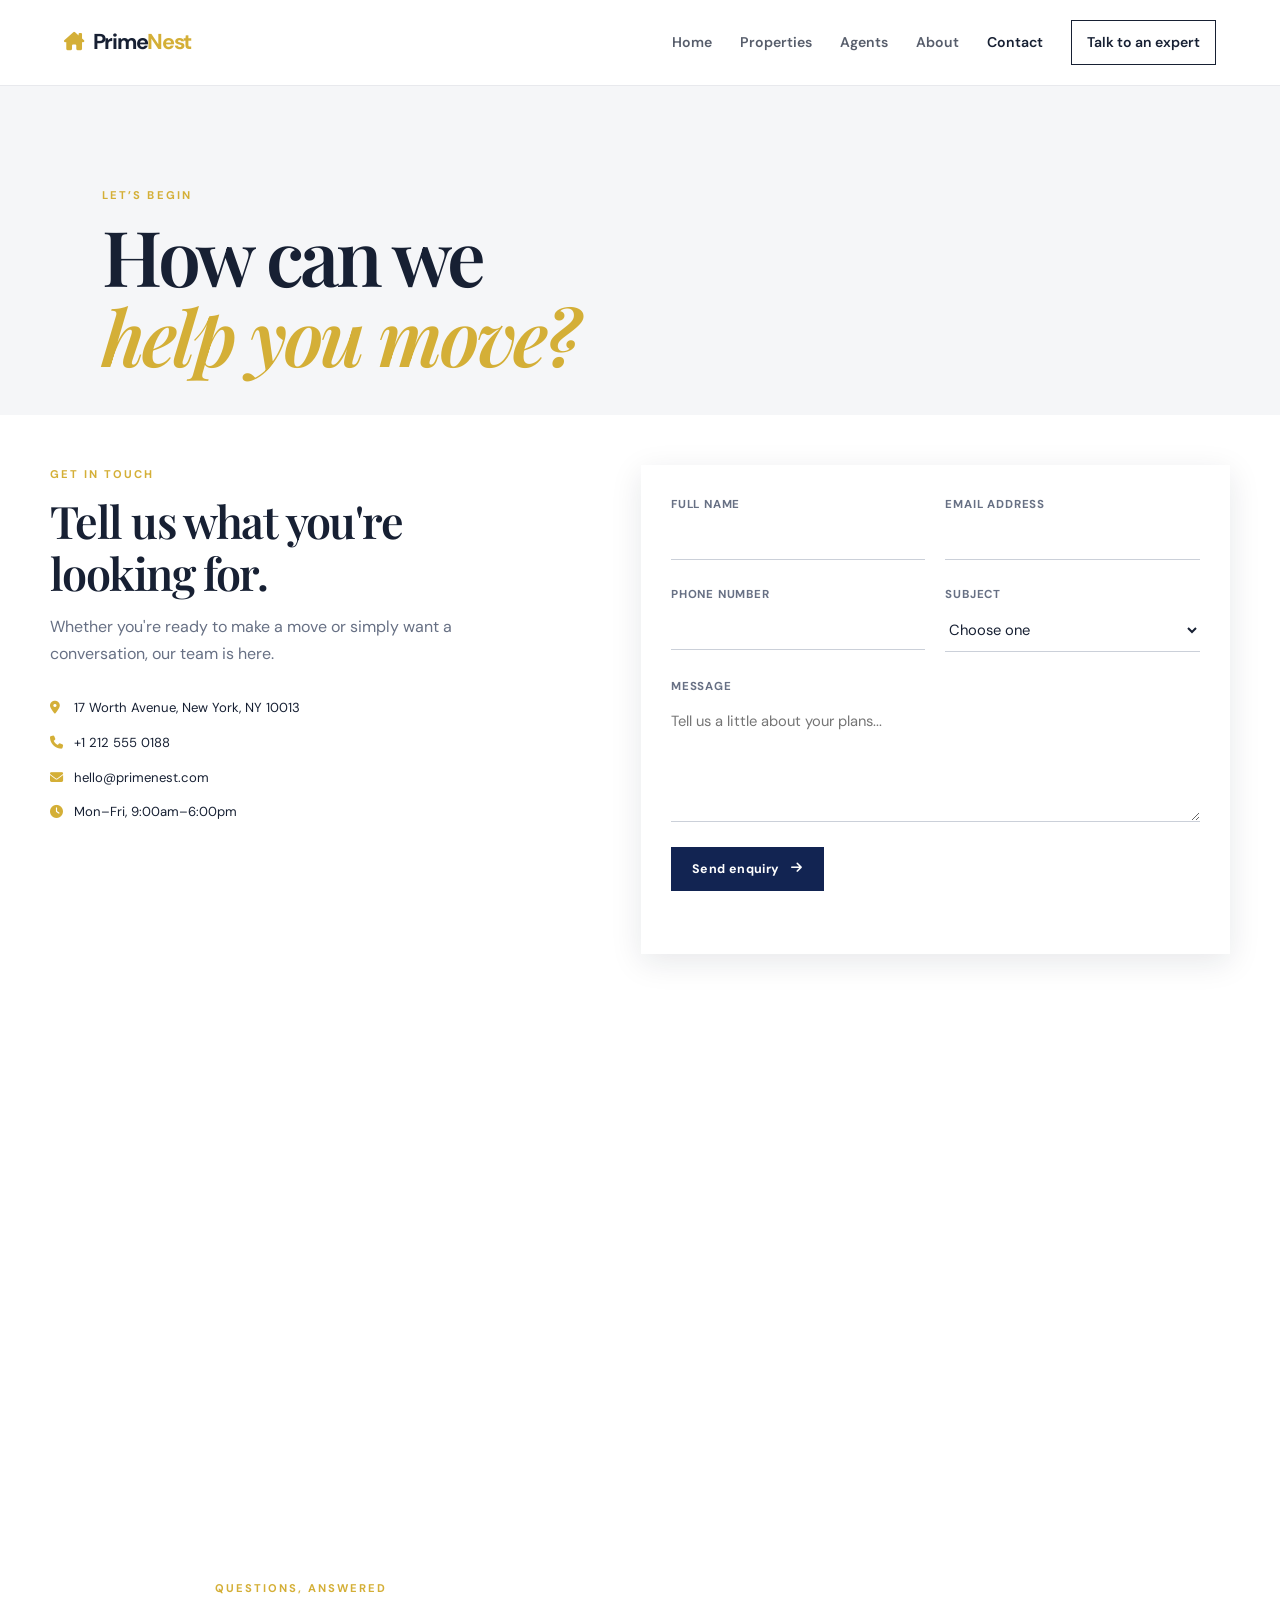
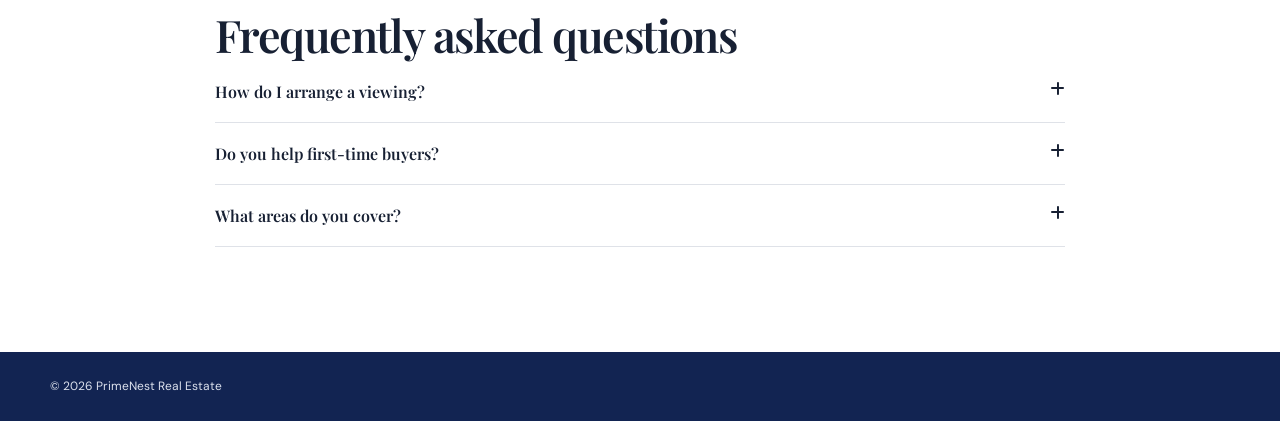
<file: contact.html>
<!doctype html>
<html lang="en">
  <head>
    <meta charset="utf-8" />
    <meta name="viewport" content="width=device-width,initial-scale=1" />
    <title>Contact | PrimeNest</title>
    <link rel="preconnect" href="https://fonts.googleapis.com" />
    <link rel="preconnect" href="https://fonts.gstatic.com" crossorigin />
    <link
      href="https://fonts.googleapis.com/css2?family=DM+Sans:wght@400;500;600;700&family=Playfair+Display:wght@600;700&display=swap"
      rel="stylesheet"
    />
    <link
      rel="stylesheet"
      href="https://cdnjs.cloudflare.com/ajax/libs/font-awesome/6.7.2/css/all.min.css"
    />
    <link rel="stylesheet" href="css/style.css" />
  </head>
  <body>
    <header class="site-header inner">
      <a class="brand" href="index.html"
        ><i class="fa-solid fa-house-chimney"></i
        ><span>Prime<span>Nest</span></span></a
      ><button class="nav-toggle"><i class="fa-solid fa-bars"></i></button>
      <nav>
        <a href="index.html">Home</a><a href="properties.html">Properties</a
        ><a href="agents.html">Agents</a><a href="about.html">About</a
        ><a class="active" href="contact.html">Contact</a
        ><a class="nav-cta" href="contact.html">Talk to an expert</a>
      </nav>
    </header>
    <main>
      <section class="page-hero compact">
        <p class="eyebrow">Let’s begin</p>
        <h1>How can we<br /><em>help you move?</em></h1>
      </section>
      <section class="container contact-grid">
        <div>
          <p class="eyebrow">Get in touch</p>
          <h2>Tell us what you're looking for.</h2>
          <p>
            Whether you're ready to make a move or simply want a conversation,
            our team is here.
          </p>
          <div class="contact-list">
            <p>
              <i class="fa-solid fa-location-dot"></i> 17 Worth Avenue, New
              York, NY 10013
            </p>
            <p><i class="fa-solid fa-phone"></i> +1 212 555 0188</p>
            <p><i class="fa-solid fa-envelope"></i> hello@primenest.com</p>
            <p><i class="fa-solid fa-clock"></i> Mon–Fri, 9:00am–6:00pm</p>
          </div>
        </div>
        <form id="contactForm" class="contact-form" novalidate>
          <div class="two-col">
            <label>Full name<input name="name" required /></label
            ><label
              >Email address<input type="email" name="email" required
            /></label>
          </div>
          <div class="two-col">
            <label>Phone number<input name="phone" required /></label
            ><label
              >Subject<select name="subject" required>
                <option value="">Choose one</option>
                <option>Buying a property</option>
                <option>Selling a property</option>
                <option>General enquiry</option>
              </select></label
            >
          </div>
          <label
            >Message<textarea
              name="message"
              rows="5"
              required
              placeholder="Tell us a little about your plans..."
            ></textarea></label
          ><button class="btn navy">
            Send enquiry <i class="fa-solid fa-arrow-right"></i>
          </button>
          <p class="form-message"></p>
        </form>
      </section>
      <div class="popup-overlay" id="successPopup" aria-hidden="true">
        <div class="popup-dialog" role="dialog" aria-modal="true" aria-labelledby="popupTitle">
          <button class="popup-close" type="button" aria-label="Close">×</button>
          <i class="fa-solid fa-circle-check popup-icon"></i>
          <h3 id="popupTitle">Message received</h3>
          <p>Thank you for reaching out. We’ve received your message and will get back to you shortly.</p>
          <button class="btn gold popup-ok" type="button">Close</button>
        </div>
      </div>
      <section class="map wide-map">
        <iframe
          title="PrimeNest office map"
          src="https://www.google.com/maps?q=New+York,+NY&output=embed"
          loading="lazy"
        ></iframe>
      </section>
      <section class="container section faq">
        <p class="eyebrow">Questions, answered</p>
        <h2>Frequently asked questions</h2>
        <details>
          <summary>
            How do I arrange a viewing?<i class="fa-solid fa-plus"></i>
          </summary>
          <p>
            Contact us through the form or call our office and an advisor will
            arrange a viewing around your schedule.
          </p>
        </details>
        <details>
          <summary>
            Do you help first-time buyers?<i class="fa-solid fa-plus"></i>
          </summary>
          <p>
            Absolutely. We guide first-time buyers through every stage, from
            search through negotiation and completion.
          </p>
        </details>
        <details>
          <summary>
            What areas do you cover?<i class="fa-solid fa-plus"></i>
          </summary>
          <p>
            Our advisors serve New York, California, Florida and selected
            national markets.
          </p>
        </details>
      </section>
    </main>
    <footer class="simple-footer">
      <div class="container">© 2026 PrimeNest Real Estate</div>
    </footer>
    <button class="to-top"><i class="fa-solid fa-arrow-up"></i></button>
    <script src="js/script.js"></script>
  </body>
</html>
</file>
<file: css/style.css>
:root {
  --navy: #122452;
  --blue: #1e3a8a;
  --gold: #d4af37;
  --ink: #172033;
  --muted: #677084;
  --paper: #fff;
  --wash: #f5f6f8;
  --serif: "Playfair Display", serif;
  --sans: "DM Sans", sans-serif;
}
* {
  box-sizing: border-box;
}
html {
  scroll-behavior: smooth;
}
body {
  margin: 0;
  color: var(--ink);
  font-family: var(--sans);
  line-height: 1.65;
  background: #fff;
}
a {
  color: inherit;
  text-decoration: none;
}
img {
  max-width: 100%;
  display: block;
}
.container {
  width: min(1180px, calc(100% - 48px));
  margin: auto;
}
.site-header {
  height: 86px;
  position: absolute;
  z-index: 10;
  top: 0;
  left: 0;
  width: 100%;
  display: flex;
  align-items: center;
  justify-content: space-between;
  padding: 0 max(5vw, 30px);
  color: #fff;
}
.site-header.inner {
  position: relative;
  color: var(--ink);
  border-bottom: 1px solid #e8e9ed;
}
.brand {
  font-size: 1.35rem;
  font-weight: 700;
  letter-spacing: -0.06em;
  display: flex;
  align-items: center;
  gap: 9px;
}
.brand i {
  color: var(--gold);
  font-size: 1.15rem;
}
.brand span span {
  color: var(--gold);
}
nav {
  display: flex;
  align-items: center;
  gap: 28px;
  font-size: 0.88rem;
  font-weight: 600;
}
nav > a {
  opacity: 0.72;
  transition: 0.2s;
}
nav > a:hover,
nav > a.active {
  opacity: 1;
}
.nav-cta {
  border: 1px solid currentColor;
  padding: 10px 15px;
  opacity: 1 !important;
}
.nav-toggle {
  display: none;
  border: 0;
  background: none;
  color: inherit;
  font-size: 1.25rem;
}
.hero {
  min-height: 760px;
  position: relative;
  display: flex;
  align-items: center;
  padding: 120px max(8vw, 40px) 50px;
  color: white;
  background:
    linear-gradient(90deg, rgba(8, 19, 43, 0.82), rgba(8, 19, 43, 0.2)),
    url("https://images.unsplash.com/photo-1600585152915-d208bec867a1?auto=format&fit=crop&w=2200&q=90")
      center/cover;
}
.hero-copy {
  max-width: 700px;
}
.eyebrow {
  font-size: 0.7rem;
  font-weight: 700;
  text-transform: uppercase;
  letter-spacing: 0.18em;
  color: var(--gold);
  margin: 0 0 12px;
}
.hero h1,
.page-hero h1 {
  font: 600 clamp(3rem, 6vw, 5.7rem)/1.03 var(--serif);
  letter-spacing: -0.045em;
  margin: 0;
}
.hero h1 em,
.page-hero em {
  font-weight: 600;
  color: var(--gold);
}
.lede {
  font-size: 1.08rem;
  max-width: 540px;
  color: #e4e8ef;
  margin: 25px 0 30px;
}
.actions {
  display: flex;
  gap: 20px;
  align-items: center;
}
.btn {
  display: inline-flex;
  gap: 12px;
  align-items: center;
  justify-content: center;
  border: 0;
  padding: 14px 21px;
  font: 700 0.78rem var(--sans);
  letter-spacing: 0.03em;
  cursor: pointer;
  transition: 0.25s;
}
.btn:hover {
  transform: translateY(-3px);
}
.gold {
  background: var(--gold);
  color: #18213a;
}
.navy {
  background: var(--navy);
  color: white;
}
.text {
  color: white;
  border-bottom: 1px solid rgba(255, 255, 255, 0.5);
  padding: 8px 0;
}
.outline {
  border: 1px solid #c9ccd4;
  background: white;
  margin-top: 10px;
}
.hero-credit {
  position: absolute;
  right: 7vw;
  bottom: 45px;
  display: flex;
  align-items: center;
  gap: 16px;
  font-size: 0.76rem;
}
.hero-credit span {
  font: 2.2rem var(--serif);
  color: var(--gold);
}
.finder {
  margin-top: -55px;
  z-index: 2;
  position: relative;
  background: #fff;
  box-shadow: 0 15px 38px rgba(23, 32, 51, 0.12);
  padding: 28px 34px;
  display: flex;
  gap: 35px;
  align-items: center;
}
.finder h2 {
  font: 600 1.55rem var(--serif);
  margin: 0;
}
.finder form {
  display: flex;
  align-items: end;
  flex: 1;
  gap: 16px;
}
.finder label,
.contact-form label {
  display: flex;
  flex-direction: column;
  gap: 5px;
  font-size: 0.72rem;
  font-weight: 700;
  text-transform: uppercase;
  letter-spacing: 0.07em;
  color: var(--muted);
  flex: 1;
}
input,
select,
textarea {
  font: 400 0.92rem var(--sans);
  padding: 10px 0;
  border: 0;
  border-bottom: 1px solid #cbd0d9;
  background: transparent;
  color: var(--ink);
  outline-color: var(--gold);
}
.section {
  padding: 105px 0;
}
.section-head {
  display: flex;
  justify-content: space-between;
  align-items: end;
  margin-bottom: 38px;
}
.section h2,
.story h2,
.contact-grid h2,
.faq h2 {
  font: 600 clamp(2rem, 3.5vw, 3rem)/1.15 var(--serif);
  letter-spacing: -0.035em;
  margin: 0;
}
.underlined {
  font-size: 0.82rem;
  font-weight: 700;
  border-bottom: 1px solid #aeb3bd;
  padding-bottom: 7px;
}
.property-grid {
  display: grid;
  grid-template-columns: repeat(3, 1fr);
  gap: 25px;
}
.property-card {
  background: #fff;
  box-shadow: 0 8px 25px rgba(22, 33, 51, 0.07);
  transition: 0.3s;
  display:flex;
  flex-direction: column;
  height: 100%;
}
.property-card:hover {
  transform: translateY(-7px);
  box-shadow: 0 17px 32px rgba(22, 33, 51, 0.13);
}
.property-card > a {
  height: 260px;
  position: relative;
  overflow: hidden;
}
.property-card > a img {
  height: 100%;
  width: 100%;
  object-fit: cover;
  transition: 0.5s;
}
.property-card:hover img {
  transform: scale(1.04);
}
.tag {
  position: absolute;
  top: 16px;
  left: 16px;
  background: #fff;
  padding: 5px 10px;
  font-size: 0.64rem;
  font-weight: 700;
  text-transform: uppercase;
  letter-spacing: 0.1em;
}
.property-info {
  padding: 20px 21px 22px;
  flex:1;
}
.price {
  font-size: 0.9rem;
  color: var(--blue);
  font-weight: 700;
  margin: 0;
}
.property-info h3 {
  font: 600 1.35rem var(--serif);
  margin: 3px 0;
}
.location {
  font-size: 0.78rem;
  color: var(--muted);
  margin: 0;
}
.location i {
  color: var(--gold);
  margin-right: 4px;
}
.facts {
  display: flex;
  gap: 12px;
  color: var(--muted);
  font-size: 0.7rem;
  margin-top: 16px;
}
.categories {
  background: var(--navy);
  color: white;
  padding: 90px 0;
}
.categories h2 {
  font: 600 clamp(2.3rem, 4vw, 4rem)/1.1 var(--serif);
  margin: 0 0 35px;
}
.category-grid {
  display: grid;
  grid-template-columns: repeat(5, 1fr);
  border-top: 1px solid #526188;
}
.category-grid a {
  padding: 25px 12px 18px 0;
  border-bottom: 1px solid #526188;
  font: 1.15rem var(--serif);
  display: flex;
  justify-content: space-between;
  transition: 0.2s;
}
.category-grid a:hover {
  color: var(--gold);
  padding-left: 8px;
}
.story {
  display: grid;
  grid-template-columns: 1.05fr 1fr;
  gap: 10%;
  align-items: center;
  padding: 105px 0;
}
.story img {
  height: 480px;
  width: 100%;
  object-fit: cover;
}
.story-copy p:not(.eyebrow),
.about-story p:not(.eyebrow) {
  color: var(--muted);
  max-width: 470px;
}
.story-copy .underlined {
  display: inline-block;
  margin-top: 17px;
}
.stats {
  background: var(--wash);
  padding: 65px 0;
}
.stat-grid {
  display: grid;
  grid-template-columns: repeat(4, 1fr);
  gap: 30px;
}
.stat-grid div {
  border-left: 1px solid #d5d8df;
  padding-left: 21px;
}
.stat-grid strong {
  display: block;
  font: 600 3.2rem var(--serif);
  line-height: 1;
  color: var(--navy);
}
.stat-grid strong:after {
  content: "+";
  color: var(--gold);
}
.stat-grid span {
  font-size: 0.75rem;
  color: var(--muted);
  text-transform: uppercase;
  letter-spacing: 0.1em;
}
.testimonial-wrap {
  padding: 105px 0;
  background: #fcfcfd;
}
.testimonial {
  position: relative;
  text-align: center;
  max-width: 780px;
}
.quote {
  font-size: 2rem;
  color: var(--gold);
  margin: 12px;
}
.testimonial blockquote {
  font: 600 clamp(1.6rem, 3vw, 2.55rem)/1.35 var(--serif);
  margin: 10px 0 24px;
}
.testimonial-meta {
  display: flex;
  flex-direction: column;
  font-size: 0.78rem;
}
.testimonial-meta span {
  color: var(--muted);
}
.slider-controls {
  position: absolute;
  left: 0;
  right: 0;
  top: 55%;
  display: flex;
  justify-content: space-between;
}
.slider-controls button {
  border: 0;
  background: none;
  font-size: 1.6rem;
  cursor: pointer;
}
.newsletter {
  padding: 65px 6%;
  margin: 90px auto;
  display: flex;
  align-items: center;
  justify-content: space-between;
  background: #e9edf5;
}
.newsletter h2 {
  font: 600 2rem/1.2 var(--serif);
  margin: 0;
}
.newsletter-form {
  display: flex;
  flex-wrap: wrap;
  max-width: 430px;
}
.newsletter-form input {
  background: white;
  padding: 15px;
  width: 250px;
  border: 0;
}
.form-message {
  width: 100%;
  font-size: 0.78rem;
  margin: 8px 0 0;
  color: var(--blue);
}
.popup-overlay {
  position: fixed;
  inset: 0;
  background: rgba(7, 14, 28, 0.65);
  display: grid;
  place-items: center;
  padding: 20px;
  opacity: 0;
  pointer-events: none;
  transition: opacity 0.25s ease;
  z-index: 1000;
}
.popup-overlay.show {
  opacity: 1;
  pointer-events: auto;
}
.popup-dialog {
  position: relative;
  width: min(460px, 100%);
  background: #fff;
  border-radius: 16px;
  padding: 32px 28px 24px;
  box-shadow: 0 20px 45px rgba(7, 14, 28, 0.25);
  text-align: center;
}
.popup-close {
  position: absolute;
  top: 12px;
  right: 12px;
  border: 0;
  background: transparent;
  font-size: 1.4rem;
  color: var(--muted);
  cursor: pointer;
}
.popup-icon {
  font-size: 2.2rem;
  color: var(--gold);
  margin-bottom: 10px;
}
.popup-dialog h3 {
  margin: 0 0 8px;
  font: 600 1.4rem var(--serif);
  color: var(--navy);
}
.popup-dialog p {
  margin: 0 0 18px;
  color: var(--muted);
}
.popup-ok {
  margin: 0 auto;
}
footer {
  background: var(--navy);
  color: #dce1ed;
  padding: 68px 0 0;
}
footer .brand {
  color: white;
}
footer p,
footer a {
  font-size: 0.8rem;
  color: #b7c0d1;
}
footer h4 {
  color: white;
  font-size: 0.75rem;
  text-transform: uppercase;
  letter-spacing: 0.12em;
}
.footer-grid {
  display: grid;
  grid-template-columns: 2fr 1fr 1.2fr 1fr;
  gap: 35px;
}
.footer-grid > div {
  display: flex;
  flex-direction: column;
  gap: 8px;
}
.socials {
  display: flex !important;
  flex-direction: row !important;
  gap: 10px;
}
.socials a {
  height: 31px;
  width: 31px;
  border: 1px solid currentColor;
  display: grid;
  place-items: center;
  color: inherit;
}
.copyright {
  margin-top: 50px;
  padding: 18px 0;
  border-top: 1px solid #31426c;
  font-size: 0.7rem;
  color: #9da8c0;
}
.to-top {
  position: fixed;
  right: 22px;
  bottom: 22px;
  width: 40px;
  height: 40px;
  border: 0;
  background: var(--gold);
  color: var(--navy);
  z-index: 9;
  display: none;
  cursor: pointer;
}
.to-top.show {
  display: block;
}
.loader {
  position: fixed;
  inset: 0;
  background: white;
  z-index: 99;
  display: grid;
  place-items: center;
  transition: 0.4s;
}
.loader span {
  width: 34px;
  height: 34px;
  border: 3px solid #e5e7eb;
  border-top-color: var(--gold);
  border-radius: 50%;
  animation: spin 0.7s linear infinite;
}
.loader.hide {
  opacity: 0;
  pointer-events: none;
}
@keyframes spin {
  to {
    transform: rotate(360deg);
  }
}
.page-hero {
  padding: 100px max(8vw, 40px) 75px;
  background: var(--wash);
}
.page-hero p:last-child {
  color: var(--muted);
  margin-bottom: 0;
}
.listing-area {
  padding: 65px 0 110px;
}
.filters {
  display: grid;
  grid-template-columns: 2fr repeat(3, 1fr);
  gap: 16px;
  background: #fff;
  box-shadow: 0 5px 24px rgba(23, 32, 51, 0.08);
  padding: 22px;
}
.filters input,
.filters select {
  border: 1px solid #dfe2e8;
  padding: 12px;
}
.results-row {
  display: flex;
  justify-content: space-between;
  margin: 30px 0 18px;
  font-size: 0.8rem;
  color: var(--muted);
}
.card-desc {
  font-size: 0.78rem;
  color: var(--muted);
}
.all-properties {
  row-gap: 30px;
}
.empty-results {
  display: none;
  text-align: center;
  padding: 50px;
  color: var(--muted);
}
.simple-footer {
  padding: 25px 0;
  background: var(--navy);
  font-size: 0.75rem;
}
.simple-footer span {
  float: right;
}
.details {
  padding: 35px 0 100px;
}
.crumb {
  font-size: 0.75rem;
  color: var(--muted);
}
.detail-title {
  display: flex;
  justify-content: space-between;
  align-items: end;
  margin: 30px 0;
}
.detail-title h1 {
  font: 600 3.5rem var(--serif);
  margin: 0;
}
.big-price {
  font: 600 2rem var(--serif);
  color: var(--blue);
}
.gallery > img {
  width: 100%;
  height: 530px;
  object-fit: cover;
}
.thumbs {
  display: flex;
  gap: 10px;
  margin-top: 12px;
}
.thumbs button {
  padding: 0;
  border: 2px solid transparent;
  background: none;
  cursor: pointer;
}
.thumbs button.active {
  border-color: var(--gold);
}
.thumbs img {
  width: 90px;
  height: 60px;
  object-fit: cover;
}
.detail-layout {
  display: grid;
  grid-template-columns: minmax(0, 2.2fr) minmax(280px, 1fr);
  gap: 70px;
  margin-top: 48px;
}
.detail-layout h2 {
  font: 600 2.2rem var(--serif);
}
.detail-layout h3 {
  font: 600 1.5rem var(--serif);
  margin-top: 40px;
}
.detail-layout article > p {
  color: var(--muted);
}
.detail-facts {
  display: grid;
  grid-template-columns: repeat(4, 1fr);
  gap: 10px;
  border-bottom: 1px solid #e2e4e8;
  padding-bottom: 24px;
  font-size: 0.75rem;
  color: var(--muted);
}
.detail-facts b {
  display: block;
  font: 1.35rem var(--serif);
  color: var(--ink);
}
.feature-list {
  display: grid;
  grid-template-columns: 1fr 1fr;
  gap: 14px;
  font-size: 0.83rem;
}
.feature-list i {
  color: var(--gold);
  margin-right: 6px;
}
table {
  width: 100%;
  border-collapse: collapse;
  font-size: 0.83rem;
}
td {
  padding: 13px;
  border-bottom: 1px solid #e4e6eb;
}
td:first-child {
  color: var(--muted);
  width: 40%;
}
.agent-panel {
  align-self: start;
  padding: 27px;
  box-shadow: 0 10px 30px rgba(22, 33, 51, 0.1);
}
.agent-panel > img {
  width: 70px;
  height: 70px;
  object-fit: cover;
  border-radius: 50%;
  float: right;
}
.agent-panel h3 {
  margin: 0;
  font: 1.5rem var(--serif);
}
.agent-panel p {
  font-size: 0.78rem;
  color: var(--muted);
}
.agent-panel .btn {
  width: 100%;
  margin-top: 10px;
}
.estimate strong {
  font: 1.5rem var(--serif);
  color: var(--navy);
}
.agent-panel small {
  font-size: 0.67rem;
  color: var(--muted);
}
.map {
  margin-top: 40px;
  height: 300px;
}
.map iframe {
  border: 0;
  width: 100%;
  height: 100%;
  filter: grayscale(1);
}
.team-grid {
  display: grid;
  grid-template-columns: repeat(3, 1fr);
  gap: 25px;
}
.agent-card {
  box-shadow: 0 8px 25px rgba(22, 33, 51, 0.08);
}
.agent-card > img {
  width: 100%;
  height: 340px;
  object-fit: cover;
}
.agent-card > div {
  padding: 21px;
}
.agent-card h3 {
  font: 1.55rem var(--serif);
  margin: 5px 0;
}
.agent-card p:not(.eyebrow) {
  font-size: 0.8rem;
  color: var(--muted);
}
.agent-card .underlined {
  display: inline-block;
  margin-top: 17px;
}
.dark-cta {
  padding: 90px 0;
  background: var(--navy);
  color: white;
}
.dark-cta h2 {
  font: 600 3.2rem/1.1 var(--serif);
  margin: 0 0 25px;
}
.about-story {
  padding-top: 80px;
}
.values {
  background: var(--wash);
  padding: 80px 0;
}
.value-grid {
  display: grid;
  grid-template-columns: repeat(3, 1fr);
  gap: 50px;
}
.value-grid h3 {
  font: 1.7rem var(--serif);
  margin: 0;
}
.value-grid p {
  color: var(--muted);
}
.timeline {
  display: grid;
  grid-template-columns: repeat(4, 1fr);
  border-top: 1px solid #d5d8df;
  margin-top: 30px;
}
.timeline div {
  padding: 20px 20px 0 0;
}
.timeline b {
  font: 1.6rem var(--serif);
  color: var(--gold);
}
.timeline p {
  font-size: 0.8rem;
  color: var(--muted);
}
.compact {
  padding-bottom: 40px;
}
.contact-grid {
  display: grid;
  grid-template-columns: 1fr 1.2fr;
  gap: 100px;
  padding: 50px 0 95px;
}
.contact-grid > div > p:not(.eyebrow) {
  color: var(--muted);
}
.contact-list {
  margin-top: 30px;
}
.contact-list p {
  font-size: 0.82rem !important;
}
.contact-list i {
  width: 20px;
  color: var(--gold);
}
.contact-form {
  box-shadow: 0 8px 30px rgba(22, 33, 51, 0.1);
  padding: 30px;
  display: flex;
  gap: 25px;
  flex-direction: column;
}
.two-col {
  display: grid;
  grid-template-columns: 1fr 1fr;
  gap: 20px;
}
.contact-form .btn {
  align-self: start;
}
.wide-map {
  height: 400px;
}
.wide-map iframe {
  border: 0;
  width: 100%;
  height: 100%;
  filter: grayscale(1);
}
.faq {
  max-width: 850px;
  margin-left: auto;
  margin-right: auto;
  padding-top: 90px;
}
.faq details {
  border-bottom: 1px solid #dfe2e8;
  padding: 20px 0;
}
.faq summary {
  font: 600 1rem var(--serif);
  display: flex;
  justify-content: space-between;
  cursor: pointer;
}
.faq summary::-webkit-details-marker {
  display: none;
}
.faq details p {
  font-size: 0.84rem;
  color: var(--muted);
  max-width: 650px;
}
@media (max-width: 800px) {
  .site-header {
    height: 70px;
    padding: 0 24px;
  }
  .nav-toggle {
    display: block;
  }
  nav {
    display: none;
    position: absolute;
    top: 70px;
    left: 0;
    right: 0;
    padding: 22px 24px;
    background: var(--navy);
    color: white;
    flex-direction: column;
    align-items: stretch;
    gap: 17px;
  }
  nav.open {
    display: flex;
  }
  .site-header.inner nav {
    background: white;
    color: var(--ink);
    box-shadow: 0 10px 20px #0001;
  }
  .hero {
    min-height: 670px;
    padding: 110px 28px;
  }
  .hero-credit {
    display: none;
  }
  .finder {
    margin: 0;
    width: 100%;
    flex-direction: column;
    align-items: stretch;
    padding: 28px;
  }
  .finder form {
    flex-direction: column;
    align-items: stretch;
  }
  .property-grid,
  .team-grid {
    grid-template-columns: 1fr 1fr;
  }
  .section,
  .story {
    padding: 70px 0;
  }
  .story {
    grid-template-columns: 1fr;
    gap: 35px;
  }
  .story img {
    height: 330px;
  }
  .category-grid {
    grid-template-columns: 1fr 1fr;
  }
  .category-grid a {
    padding-right: 15px;
  }
  .footer-grid {
    grid-template-columns: 1fr 1fr;
  }
  .filters {
    grid-template-columns: 1fr 1fr;
  }
  .detail-layout,
  .contact-grid {
    grid-template-columns: 1fr;
    gap: 40px;
  }
  .gallery > img {
    height: 370px;
  }
  .detail-facts {
    grid-template-columns: 1fr 1fr;
  }
  .value-grid,
  .timeline {
    grid-template-columns: 1fr 1fr;
  }
  .newsletter {
    flex-direction: column;
    align-items: start;
    gap: 25px;
  }
  .stat-grid {
    grid-template-columns: 1fr 1fr;
  }
  .testimonial {
    padding: 0 35px;
  }
}
@media (max-width: 510px) {
  .container {
    width: min(100% - 34px, 1180px);
  }
  .hero h1,
  .page-hero h1 {
    font-size: 3rem;
  }
  .actions {
    flex-direction: column;
    align-items: start;
  }
  .property-grid,
  .team-grid,
  .value-grid,
  .timeline,
  .filters,
  .two-col {
    grid-template-columns: 1fr;
  }
  .section-head {
    align-items: start;
    flex-direction: column;
    gap: 16px;
  }
  .category-grid {
    grid-template-columns: 1fr;
  }
  .stat-grid {
    gap: 20px;
  }
  .stat-grid strong {
    font-size: 2.4rem;
  }
  .footer-grid {
    grid-template-columns: 1fr;
  }
  .page-hero {
    padding: 65px 24px 55px;
  }
  .detail-title {
    align-items: start;
    flex-direction: column;
  }
  .detail-title h1 {
    font-size: 2.7rem;
  }
  .big-price {
    margin: 15px 0 0;
  }
  .gallery > img {
    height: 260px;
  }
  .newsletter-form input {
    width: 100%;
  }
  .newsletter-form {
    width: 100%;
  }
  .wide-map {
    height: 300px;
  }
}
</file>
